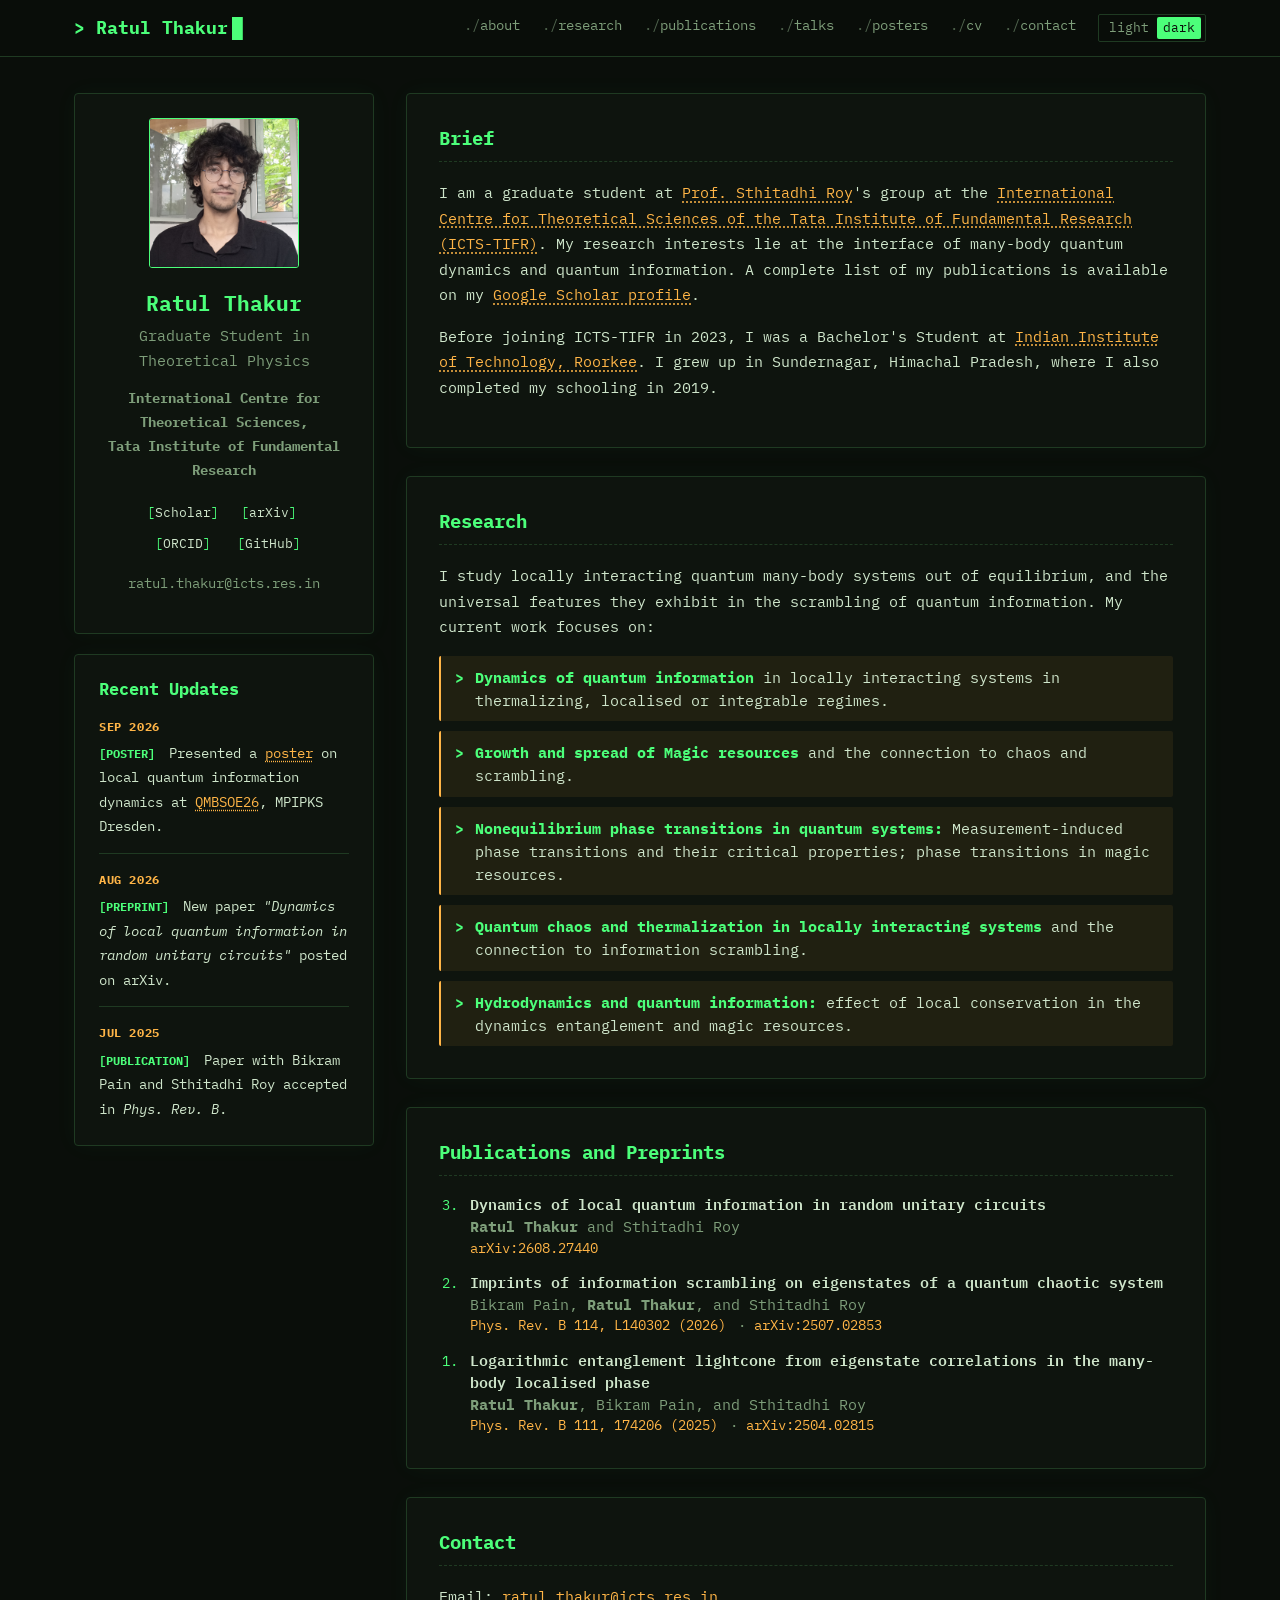
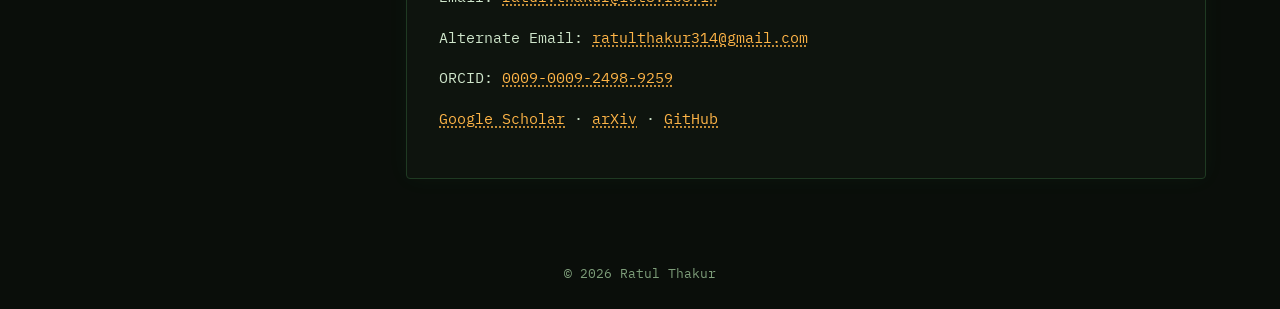
<file: index.html>
<!DOCTYPE html>
<html lang="en">

<head>
<meta charset="UTF-8">
<meta name="viewport" content="width=device-width, initial-scale=1.0">
<meta name="google-site-verification" content="xN_X5LfohI2acbVFx5eEnyMO1RAWLqTGRK5Y36NLpNw" />
<title>Ratul Thakur</title>
<meta name="description" content="Ratul Thakur: Personal Webpage.">
<link rel="canonical" href="https://ratulthakur.github.io/">

<meta property="og:site_name" content="Ratul Thakur">
<meta property="og:title" content="Ratul Thakur">
<meta property="og:type" content="website">
<meta property="og:url" content="https://ratulthakur.github.io/">

<script type="application/ld+json">
{
  "@context": "https://schema.org",
  "@type": "WebSite",
  "name": "Ratul Thakur",
  "url": "https://YOURUSERNAME.github.io/"
}
</script>

<link rel="stylesheet" href="css/style.css">
<script src="js/theme.js"></script>
</head>

<body>

<div class="topbar">
    <div class="topbar-inner">
        <a class="brand" href="#top">Ratul Thakur</a>
        <nav class="mainnav">
            <a href="#about">About</a>
            <a href="#research">Research</a>
            <a href="#publications">Publications</a>
            <a href="talks.html">Talks</a>
            <a href="posters.html">Posters</a>
            <a href="docs/CV-ratul-thakur.pdf">CV</a>
            <a href="#contact">Contact</a>
            <button type="button" class="theme-toggle" aria-label="Dark theme" aria-pressed="true">
                <span class="opt-light">light</span><span class="opt-dark">dark</span>
            </button>
        </nav>
    </div>
</div>

<div class="layout" id="top">

    <!-- ================= SIDEBAR ================= -->
    <aside class="sidebar">

        <div class="card profile-card" id="about">
            <img src="./img/2025_formal.jpg" alt="Profile photo">
            <h1>Ratul Thakur</h1>
            <p class="role">Graduate Student in Theoretical Physics</p>
            <p class="institute">
                <b>International Centre for Theoretical Sciences,<br>
                Tata Institute of Fundamental Research</b>
            </p>
            <div class="link-row">
                <a href="https://scholar.google.com/citations?hl=en&user=3H1ROcYAAAAJ&view_op=list_works">Scholar</a>
                <a href="https://arxiv.org/a/thakur_r_1.html">arXiv</a>
                <a href="https://orcid.org/0009-0009-2498-9259">ORCID</a>
                <a href="https://github.com/ratulthakur">GitHub</a>
            </div>
            <p class="email">ratul.thakur@icts.res.in</p>
        </div>

        <!-- ================= NEWS ================= -->
        <!--
            To add a news item: copy one <li> block and edit the date,
            tag (PUBLICATION / TALK / POSTER / NEWS) and text.
            Newest entries should go at the top of the list.
        -->
        <div class="card news-card">
            <h2>Recent Updates</h2>
            <ul class="news-list">
                <li>
                    <span class="news-date">Sep 2026</span>
                    <span class="news-tag">Poster</span>
                    Presented a <a href="posters.html">poster</a> on local quantum information dynamics at
                    <a href="https://www.pks.mpg.de/qmbsoe26">QMBSOE26</a>, MPIPKS Dresden.
                </li>
                <li>
                    <span class="news-date">Aug 2026</span>
                    <span class="news-tag">Preprint</span>
                    New paper <em>"Dynamics of local quantum information in random unitary circuits"</em> posted on arXiv.
                </li>
                <li>
                    <span class="news-date">Jul 2025</span>
                    <span class="news-tag">Publication</span>
                    Paper with Bikram Pain and Sthitadhi Roy accepted in <em>Phys. Rev. B</em>.
                </li>
            </ul>
        </div>

    </aside>

    <!-- ================= MAIN CONTENT ================= -->
    <main class="main">

        <section id="brief">
            <h2>Brief</h2>
            <p class="lede">
                I am a graduate student at <a href="https://sthitadhi-roy.github.io/">Prof. Sthitadhi Roy</a>'s group at the <a href = "https://www.icts.res.in/">International Centre for Theoretical
                Sciences of the Tata Institute of Fundamental Research (ICTS-TIFR)</a>. My research interests lie at the interface of many-body quantum dynamics and quantum information. A complete list
                of my publications is available on my
                <a href="https://scholar.google.com/citations?hl=en&user=3H1ROcYAAAAJ&view_op=list_works">Google Scholar profile</a>.
            </p>

            <p>
                Before joining ICTS-TIFR in 2023, I was a Bachelor's Student at <a href="https://en.wikipedia.org/wiki/IIT_Roorkee">Indian Institute of Technology, Roorkee</a>. I grew up in Sundernagar, Himachal Pradesh, where I also completed my schooling in 2019. 
            </p>
            
        </section>

        <section id="research">
            <h2>Research</h2>
            <p class="lede">
                I study locally interacting quantum many-body systems out of equilibrium, and the universal
                features they exhibit in the scrambling of quantum information. My current work focuses on:
            </p>
            <ul class="research-topics">
                <li><strong>Dynamics of quantum information</strong> in locally interacting systems in thermalizing, localised or integrable regimes.</li>
                <li><strong>Growth and spread of Magic resources</strong> and the connection to chaos and scrambling.</li>
                <li><strong>Nonequilibrium phase transitions in quantum systems:</strong> Measurement-induced phase transitions and their critical properties; phase transitions in magic resources.</li>
                <li><strong>Quantum chaos and thermalization in locally interacting systems</strong> and the connection to information scrambling.</li>
                <li><strong>Hydrodynamics and quantum information:</strong> effect of local conservation in the dynamics entanglement and magic resources.</li>
            </ul>
        </section>

        <section id="publications">
            <h2>Publications and Preprints</h2>
            <ol class="pub-list" reversed>
                <li>
                    <p class="pub-title">Dynamics of local quantum information in random unitary circuits</p>
                    <p class="pub-authors"><strong>Ratul Thakur</strong> and Sthitadhi Roy</p>
                    <p class="pub-venue">
                        <a href="https://arxiv.org/abs/2608.27440">arXiv:2608.27440</a>
                    </p>
                </li>
                <li>
                    <p class="pub-title">Imprints of information scrambling on eigenstates of a quantum chaotic system</p>
                    <p class="pub-authors">Bikram Pain, <strong>Ratul Thakur</strong>, and Sthitadhi Roy</p>
                    <p class="pub-venue">
                        <a href="https://doi.org/10.1103/r1gj-g99c">Phys. Rev. B 114, L140302 (2026)</a>
                        <a href="https://arxiv.org/abs/2507.02853">arXiv:2507.02853</a>
                    </p>
                </li>
                <li>
                    <p class="pub-title">Logarithmic entanglement lightcone from eigenstate correlations in the many-body localised phase</p>
                    <p class="pub-authors"><strong>Ratul Thakur</strong>, Bikram Pain, and Sthitadhi Roy</p>
                    <p class="pub-venue">
                        <a href="https://link.aps.org/doi/10.1103/PhysRevB.111.174206">Phys. Rev. B 111, 174206 (2025)</a>
                        <a href="https://arxiv.org/abs/2504.02815">arXiv:2504.02815</a>
                    </p>
                </li>
            </ol>
        </section>

        <section id="contact">
            <h2>Contact</h2>
            <p>Email: <a href="mailto:ratul.thakur@icts.res.in">ratul.thakur@icts.res.in</a></p>
            <p>Alternate Email: <a href="mailto:ratulthakur314@gmail.com">ratulthakur314@gmail.com</a></p>
            <p>ORCID: <a href="https://orcid.org/0009-0009-2498-9259">0009-0009-2498-9259</a></p>
            <p>
                <a href="https://scholar.google.com/citations?hl=en&user=3H1ROcYAAAAJ&view_op=list_works">Google Scholar</a> &middot;
                <a href="https://arxiv.org/a/thakur_r_1.html">arXiv</a> &middot;
                <a href="https://github.com/ratulthakur">GitHub</a>
            </p>
        </section>

    </main>

</div>

<footer>
    &copy; 2026 Ratul Thakur
</footer>

</body>
</html>
</file>
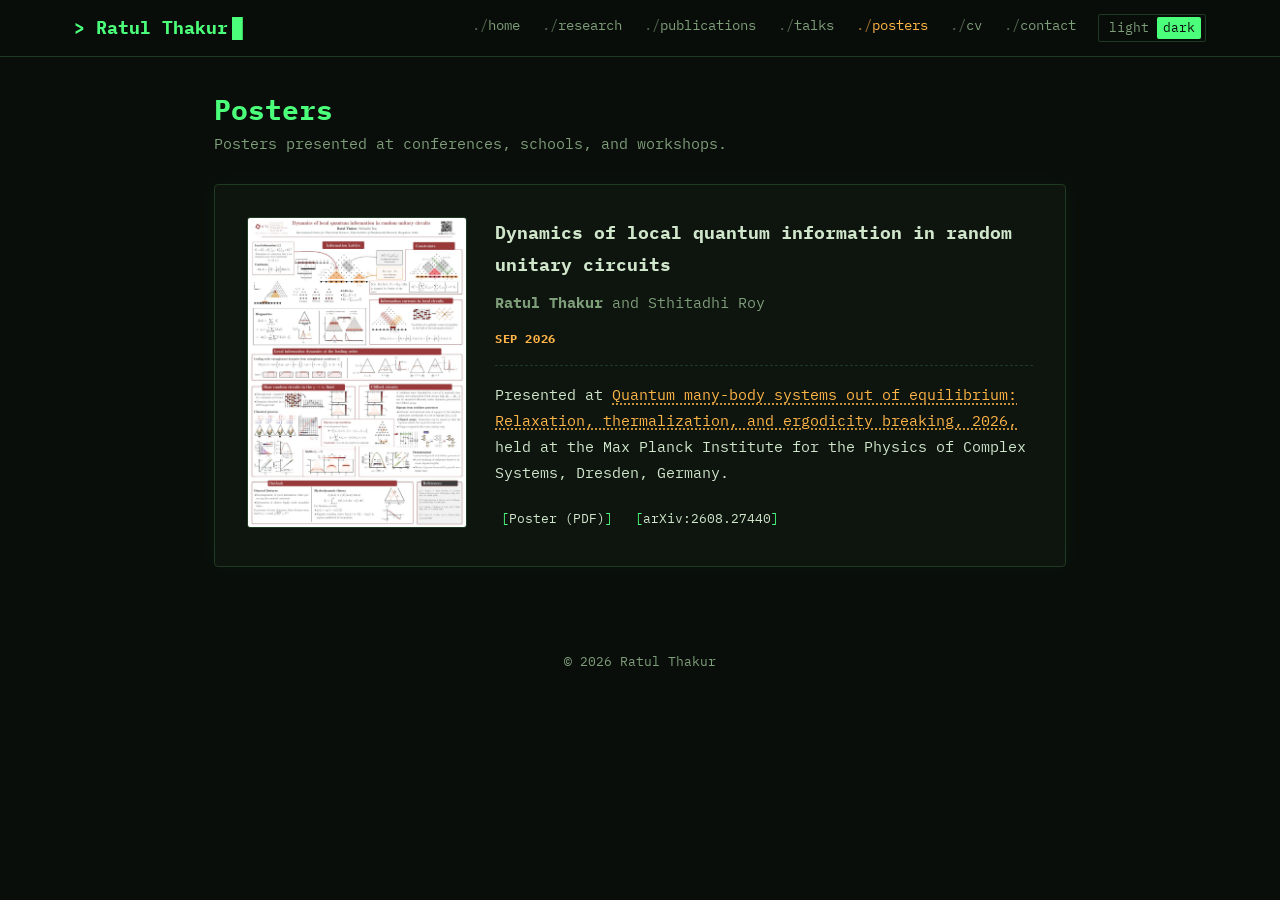
<file: posters.html>
<!DOCTYPE html>
<html lang="en">
<head>
<meta charset="UTF-8">
<meta name="viewport" content="width=device-width, initial-scale=1.0">
<title>Posters &middot; Ratul Thakur</title>

<link rel="stylesheet" href="css/style.css">
<script src="js/theme.js"></script>
</head>
<body>

<div class="topbar">
    <div class="topbar-inner">
        <a class="brand" href="index.html">Ratul Thakur</a>
        <nav class="mainnav">
            <a href="index.html#about">Home</a>
            <a href="index.html#research">Research</a>
            <a href="index.html#publications">Publications</a>
            <a href="talks.html">Talks</a>
            <a href="posters.html" class="active">Posters</a>
            <a href="docs/CV-ratul-thakur.pdf">CV</a>
            <a href="index.html#contact">Contact</a>
            <button type="button" class="theme-toggle" aria-label="Dark theme" aria-pressed="true">
                <span class="opt-light">light</span><span class="opt-dark">dark</span>
            </button>
        </nav>
    </div>
</div>

<main class="page">

    <header class="page-header">
        <h1>Posters</h1>
        <p>Posters presented at conferences, schools, and workshops.</p>
    </header>

    <!--
        To add a poster: put the PDF in /docs and a preview image in /img
        (e.g. pdftoppm -jpeg -scale-to-x 900 -scale-to-y -1 -singlefile docs/X.pdf img/X),
        then copy one <section class="poster"> block and edit it.
        Newest posters should go at the top.
    -->

    <section class="poster">
        <a class="poster-thumb" href="docs/info_lat_dyn_poster.pdf">
            <img src="img/info_lat_dyn_poster.jpg" alt="Poster: Dynamics of local quantum information in random unitary circuits" loading="lazy">
        </a>
        <div>
            <h2>Dynamics of local quantum information in random unitary circuits</h2>
            <p class="authors"><strong>Ratul Thakur</strong> and Sthitadhi Roy</p>
            <div class="meta">
                <span class="date">Sep 2026</span>
            </div>
            <p class="venue">
                Presented at <a href="https://www.pks.mpg.de/qmbsoe26">Quantum many-body systems out of equilibrium:
                Relaxation, thermalization, and ergodicity breaking, 2026,</a> held at the Max Planck Institute for the
                Physics of Complex Systems, Dresden, Germany.
            </p>
            <div class="links">
                <a href="docs/info_lat_dyn_poster.pdf">Poster (PDF)</a>
                <a href="https://arxiv.org/abs/2608.27440">arXiv:2608.27440</a>
            </div>
        </div>
    </section>

</main>

<footer>
    &copy; 2026 Ratul Thakur
</footer>

</body>
</html>
</file>
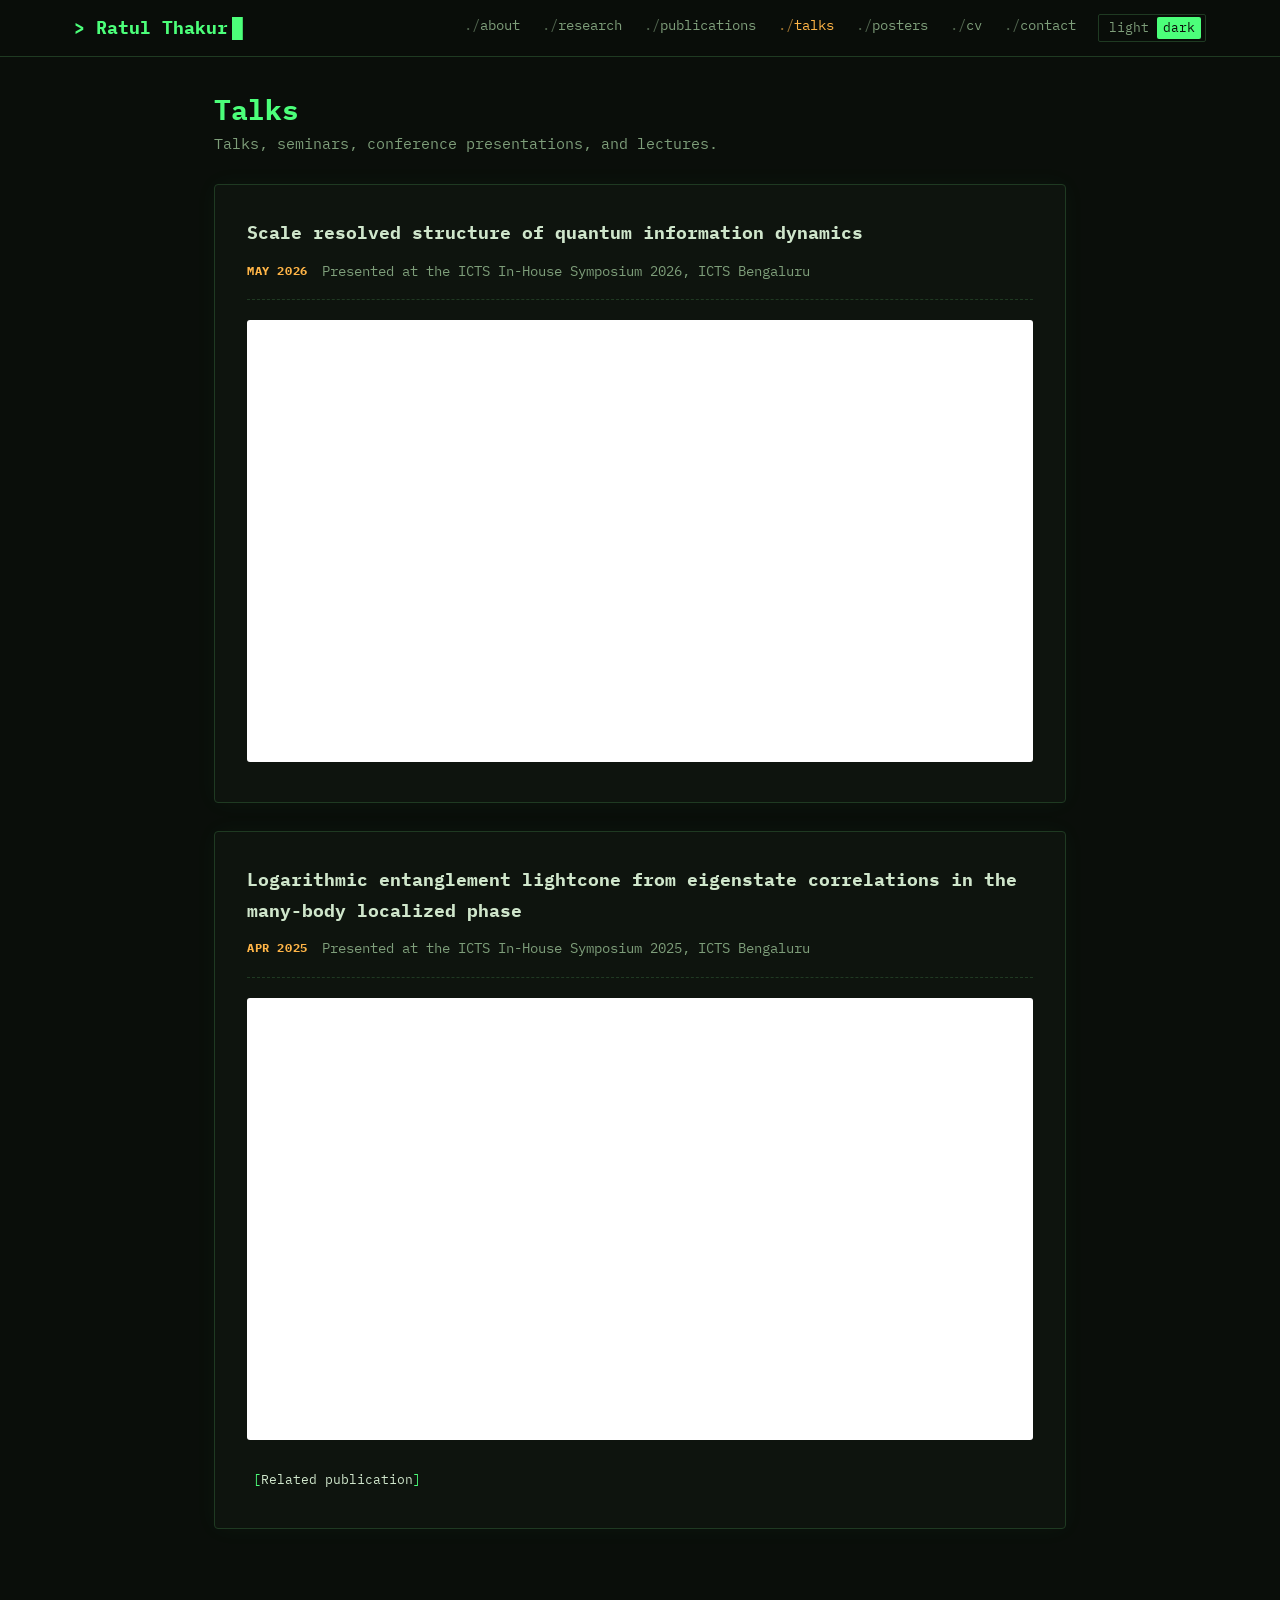
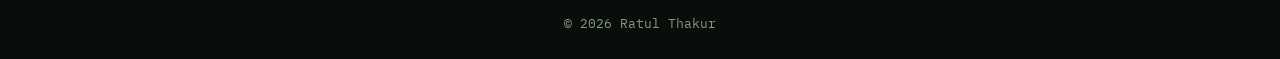
<file: talks.html>
<!DOCTYPE html>
<html lang="en">
<head>
<meta charset="UTF-8">
<meta name="viewport" content="width=device-width, initial-scale=1.0">
<title>Talks &middot; Ratul Thakur</title>

<link rel="stylesheet" href="css/style.css">
<script src="js/theme.js"></script>
</head>
<body>

<div class="topbar">
    <div class="topbar-inner">
        <a class="brand" href="index.html">Ratul Thakur</a>
        <nav class="mainnav">
            <a href="index.html#about">About</a>
            <a href="index.html#research">Research</a>
            <a href="index.html#publications">Publications</a>
            <a href="talks.html" class="active">Talks</a>
            <a href="posters.html">Posters</a>
            <a href="docs/CV-ratul-thakur.pdf">CV</a>
            <a href="index.html#contact">Contact</a>
            <button type="button" class="theme-toggle" aria-label="Dark theme" aria-pressed="true">
                <span class="opt-light">light</span><span class="opt-dark">dark</span>
            </button>
        </nav>
    </div>
</div>

<main class="page">

    <header class="page-header">
        <h1>Talks</h1>
        <p>Talks, seminars, conference presentations, and lectures.</p>
    </header>

    <!--
        To add a talk: copy one <section class="talk"> block and edit it.
        The abstract paragraph and links row (e.g. "Related publication") are optional; delete them if unused.
        Newest talks should go at the top.
    -->

    <section class="talk">
        <h2>Scale resolved structure of quantum information dynamics</h2>
        <div class="meta">
            <span class="date">May 2026</span>
            <span class="venue">Presented at the ICTS In-House Symposium 2026, ICTS Bengaluru</span>
        </div>

        <div class="video">
            <iframe
                src="https://www.youtube.com/embed/IsVuBGakvlE?si=bTORwBWvy5yNg9a1"
                title="Scale resolved structure of quantum information dynamics"
                allow="accelerometer; autoplay; clipboard-write; encrypted-media; gyroscope; picture-in-picture"
                referrerpolicy="strict-origin-when-cross-origin"
                allowfullscreen>
            </iframe>
        </div>
    </section>

    <section class="talk">
        <h2>Logarithmic entanglement lightcone from eigenstate correlations in the many-body localized phase</h2>
        <div class="meta">
            <span class="date">Apr 2025</span>
            <span class="venue">Presented at the ICTS In-House Symposium 2025, ICTS Bengaluru</span>
        </div>

        <div class="video">
            <iframe
                src="https://www.youtube.com/embed/2uMyxfGW0YM"
                title="Logarithmic entanglement lightcone from eigenstate correlations in the many-body localized phase"
                allow="accelerometer; autoplay; clipboard-write; encrypted-media; gyroscope; picture-in-picture"
                referrerpolicy="strict-origin-when-cross-origin"
                allowfullscreen>
            </iframe>
        </div>

        <div class="links">
            <a href="https://doi.org/10.1103/PhysRevB.111.174206">Related publication</a>
        </div>
    </section>

</main>

<footer>
    &copy; 2026 Ratul Thakur
</footer>

</body>
</html>
</file>
<file: css/style.css>
@import url("https://fonts.googleapis.com/css2?family=IBM+Plex+Mono:ital,wght@0,400;0,700;1,400&display=swap");

/* retro terminal theme: green headings, amber links.
   Dark is the default; light applies when <html data-theme="light"> (set by js/theme.js). */
:root {
    color-scheme: dark;
    --bg: #0a0e0a;
    --panel: #0e140e;
    --topbar: rgba(10,14,10,0.92);
    --text: #cfe6cb;
    --text-soft: #7e9e7a;
    --border: #1f3a22;
    --green: #4cff7a;
    --accent: #ffb547;
    --accent-soft: rgba(255,181,71,0.08);
    --shadow: 0 0 24px rgba(76,255,122,0.04);
    --mono: "IBM Plex Mono", ui-monospace, SFMono-Regular, Menlo, Consolas, monospace;
    --radius-lg: 4px;
    --radius-md: 3px;
    --radius-sm: 2px;
    --maxw: 1180px;
    --contentw: 900px;
}

:root[data-theme="light"] {
    color-scheme: light;
    --bg: #eeeff1;
    --panel: #fafafb;
    --topbar: rgba(238,239,241,0.92);
    --text: #1f2328;
    --text-soft: #5b6168;
    --border: #d8dbdf;
    --green: #17703a;
    --accent: #9a5200;
    --accent-soft: rgba(31,35,40,0.04);
    --shadow: 0 1px 3px rgba(0,0,0,0.04);
}

*{ box-sizing:border-box; }

body{
    font-family:var(--mono);
    margin:0;
    background:var(--bg);
    color:var(--text);
    line-height:1.7;
    font-size:15px;
}

::selection{
    background:var(--green);
    color:var(--bg);
}

a{
    color:var(--accent);
    text-decoration-style:dotted;
    text-underline-offset:3px;
}
a:hover{ text-decoration:underline; text-decoration-style:solid; }

@keyframes blink{ 50%{ opacity:0; } }

/* ---------- top bar ---------- */
.topbar{
    position:sticky;
    top:0;
    z-index:10;
    background:var(--topbar);
    backdrop-filter:blur(6px);
    border-bottom:1px solid var(--border);
}

.topbar-inner{
    max-width:var(--maxw);
    margin:0 auto;
    padding:14px 24px;
    display:flex;
    align-items:center;
    justify-content:space-between;
    gap:16px;
    flex-wrap:wrap;
}

.brand{
    font-weight:700;
    font-size:1.1rem;
    line-height:1;
    color:var(--green);
    text-decoration:none;
}
.brand:hover{ text-decoration:none; }
.brand::before{ content:"> "; }
.brand::after{
    content:"\2588";
    margin-left:4px;
    animation:blink 1.1s steps(1) infinite;
}

nav.mainnav{
    display:flex;
    gap:22px;
    flex-wrap:wrap;
}

nav.mainnav a{
    color:var(--text-soft);
    text-decoration:none;
    font-size:0.88rem;
    text-transform:lowercase;
}

nav.mainnav a::before{ content:"./"; opacity:0.6; }

nav.mainnav a:hover,
nav.mainnav a.active{
    color:var(--accent);
    text-decoration:none;
}

/* light/dark switch: [ light | dark ], current mode highlighted */
.theme-toggle{
    font:inherit;
    font-size:0.82rem;
    background:none;
    border:1px solid var(--border);
    border-radius:var(--radius-sm);
    padding:2px 4px;
    cursor:pointer;
    color:var(--text-soft);
    display:inline-flex;
    gap:2px;
}

.theme-toggle span{
    padding:0 6px;
    border-radius:var(--radius-sm);
}

:root[data-theme="light"] .theme-toggle .opt-light,
:root:not([data-theme="light"]) .theme-toggle .opt-dark{
    background:var(--green);
    color:var(--bg);
}

.theme-toggle:hover{ border-color:var(--green); }

.theme-toggle:focus-visible{
    outline:2px solid var(--accent);
    outline-offset:2px;
}

/* ---------- layout ---------- */
.layout{
    max-width:var(--maxw);
    margin:0 auto;
    padding:36px 24px 60px;
    display:grid;
    grid-template-columns:300px 1fr;
    gap:32px;
    align-items:start;
}

/* ---------- sidebar ---------- */
.sidebar{
    position:sticky;
    top:78px;
    display:flex;
    flex-direction:column;
    gap:20px;
}

.card{
    background:var(--panel);
    border:1px solid var(--border);
    border-radius:var(--radius-lg);
    box-shadow:var(--shadow);
    padding:24px;
}

.profile-card{
    text-align:center;
}

.profile-card img{
    width:150px;
    height:150px;
    object-fit:cover;
    border:1px solid var(--green);
    border-radius:var(--radius-md);
    margin-bottom:14px;
}

.profile-card h1{
    font-weight:700;
    font-size:1.3rem;
    line-height:1.3;
    color:var(--green);
    margin:0 0 6px;
}

.profile-card .role{
    color:var(--text-soft);
    font-size:0.92rem;
    margin:0 0 14px;
}

.profile-card .institute{
    font-size:0.88rem;
    color:var(--text-soft);
    margin:0 0 16px;
}

/* 2x2 grid so four links never leave one orphan on its own line */
.link-row{
    display:grid;
    grid-template-columns:repeat(2, auto);
    justify-content:center;
    gap:4px 10px;
    margin-bottom:14px;
}

.link-row a{
    font-size:0.8rem;
    text-decoration:none;
    padding:3px 4px;
    color:var(--text);
}

.link-row a::before{ content:"["; color:var(--green); }
.link-row a::after{ content:"]"; color:var(--green); }

.link-row a:hover{
    color:var(--bg);
    background:var(--accent);
    text-decoration:none;
}

.link-row a:hover::before,
.link-row a:hover::after{ color:var(--bg); }

.profile-card .email{
    font-size:0.85rem;
    color:var(--text-soft);
    word-break:break-all;
}

/* ---------- news ---------- */
.news-card h2{
    font-weight:700;
    font-size:1.05rem;
    line-height:1.3;
    color:var(--green);
    margin:0 0 16px;
}

.news-list{
    list-style:none;
    margin:0;
    padding:0;
    display:flex;
    flex-direction:column;
    gap:16px;
}

.news-list li{
    padding-bottom:14px;
    border-bottom:1px solid var(--border);
    font-size:0.9rem;
}

.news-list li:last-child{
    border-bottom:none;
    padding-bottom:0;
}

.news-date{
    display:block;
    font-size:0.75rem;
    font-weight:700;
    color:var(--accent);
    text-transform:uppercase;
    letter-spacing:0.05em;
    margin-bottom:4px;
}

.news-tag{
    display:inline-block;
    font-size:0.72rem;
    font-weight:700;
    text-transform:uppercase;
    color:var(--green);
    margin-right:6px;
}

.news-tag::before{ content:"["; }
.news-tag::after{ content:"]"; }

/* ---------- main content ---------- */
.main section{
    background:var(--panel);
    border:1px solid var(--border);
    border-radius:var(--radius-lg);
    box-shadow:var(--shadow);
    padding:32px;
    margin-bottom:28px;
}

.main section:last-child{ margin-bottom:0; }

.main h2{
    font-weight:700;
    font-size:1.2rem;
    line-height:1.3;
    color:var(--green);
    margin:0 0 18px;
    padding-bottom:10px;
    border-bottom:1px dashed var(--border);
}

.main .lede{
    margin:0 0 16px;
}

ul.research-topics{
    list-style:none;
    padding:0;
    margin:0;
    display:flex;
    flex-direction:column;
    gap:10px;
}

.research-topics li{
    position:relative;
    padding:10px 14px 10px 34px;
    background:var(--accent-soft);
    border-left:2px solid var(--accent);
    border-radius:var(--radius-sm);
    line-height:1.5;
    font-size:0.95rem;
}

.research-topics li::before{
    content:">";
    position:absolute;
    left:14px;
    color:var(--green);
    font-weight:bold;
}

.research-topics strong{ color:var(--green); }

.pub-list{
    margin:0;
    padding-left:1.8em;
    display:flex;
    flex-direction:column;
    gap:14px;
}

.pub-list li{
    padding-left:4px;
    line-height:1.45;
}

.pub-list li::marker{
    color:var(--green);
    font-size:0.9rem;
}

.pub-list p{ margin:0; }

.pub-title{
    font-weight:600;
}

.pub-authors{
    font-size:0.92rem;
    color:var(--text-soft);
}

.pub-venue{
    font-size:0.9rem;
}

.pub-venue a{
    text-decoration:none;
}

.pub-venue a + a::before{
    content:"\00B7";
    display:inline-block;
    margin:0 8px 0 4px;
    color:var(--text-soft);
}

.pub-venue a:hover{ text-decoration:underline; }

footer{
    text-align:center;
    padding:24px;
    color:var(--text-soft);
    font-size:0.8rem;
}

/* ---------- subpages (talks, posters) ---------- */
.page{
    max-width:var(--contentw);
    margin:0 auto;
    padding:36px 24px 60px;
}

.page-header{
    margin-bottom:28px;
}

.page-header h1{
    font-weight:700;
    font-size:1.75rem;
    line-height:1.2;
    color:var(--green);
    margin:0 0 4px;
}

.page-header p{
    color:var(--text-soft);
    margin:0;
}

/* shared by talk and poster cards */
.meta{
    display:flex;
    flex-wrap:wrap;
    gap:8px 14px;
    align-items:center;
    padding-bottom:16px;
    margin-bottom:20px;
    border-bottom:1px dashed var(--border);
    font-size:0.9rem;
    color:var(--text-soft);
}

.meta .date{
    font-size:0.75rem;
    font-weight:700;
    color:var(--accent);
    text-transform:uppercase;
    letter-spacing:0.05em;
}

.abstract{
    margin:0 0 20px;
}

.video{
    position:relative;
    width:100%;
    aspect-ratio:16/9;
}

.video iframe{
    width:100%;
    height:100%;
    border:none;
    border-radius:var(--radius-md);
}

.links{
    display:flex;
    gap:10px;
    flex-wrap:wrap;
    margin-top:18px;
}

.links a{
    font-size:0.82rem;
    text-decoration:none;
    padding:4px 6px;
    color:var(--text);
}

.links a::before{ content:"["; color:var(--green); }
.links a::after{ content:"]"; color:var(--green); }

.links a:hover{
    color:var(--bg);
    background:var(--accent);
    text-decoration:none;
}

.links a:hover::before,
.links a:hover::after{ color:var(--bg); }

/* ---------- talk cards ---------- */
.talk{
    background:var(--panel);
    border:1px solid var(--border);
    border-radius:var(--radius-lg);
    box-shadow:var(--shadow);
    padding:32px;
    margin-bottom:28px;
}

.talk:last-child{ margin-bottom:0; }

.talk h2{
    font-size:1.15rem;
    margin:0 0 10px;
}

/* ---------- poster cards ---------- */
.poster{
    background:var(--panel);
    border:1px solid var(--border);
    border-radius:var(--radius-lg);
    box-shadow:var(--shadow);
    padding:32px;
    margin-bottom:28px;
    display:grid;
    grid-template-columns:220px 1fr;
    gap:28px;
    align-items:start;
}

.poster:last-child{ margin-bottom:0; }

.poster-thumb{
    display:block;
    border:1px solid var(--border);
    border-radius:var(--radius-md);
    overflow:hidden;
    transition:border-color 0.15s;
}

.poster-thumb:hover{ border-color:var(--accent); }

.poster-thumb img{
    display:block;
    width:100%;
    height:auto;
}

.poster h2{
    font-size:1.15rem;
    margin:0 0 10px;
}

.authors{
    font-size:0.92rem;
    color:var(--text-soft);
    margin:0 0 14px;
}

.poster .meta{ margin-bottom:16px; }
.poster .venue{
    margin:0;
    font-size:0.95rem;
}

/* ---------- responsive ---------- */
@media (prefers-reduced-motion:reduce){
    .brand::after{ animation:none; }
}

@media (max-width:860px){
    .layout{
        grid-template-columns:1fr;
        padding:24px 16px 40px;
    }
    .sidebar{
        position:static;
        top:auto;
    }
    nav.mainnav{
        gap:14px;
    }
    .main section{
        padding:22px;
    }
    .page{
        padding:24px 16px 40px;
    }
    .talk{
        padding:22px;
    }
    .poster{
        padding:22px;
        grid-template-columns:1fr;
        gap:20px;
    }
    .poster-thumb{
        max-width:260px;
    }
}

@media (max-width:480px){
    .topbar-inner{
        padding:12px 16px;
    }
    nav.mainnav a{
        font-size:0.85rem;
    }
    .profile-card img{
        width:120px;
        height:120px;
    }
}
</file>
